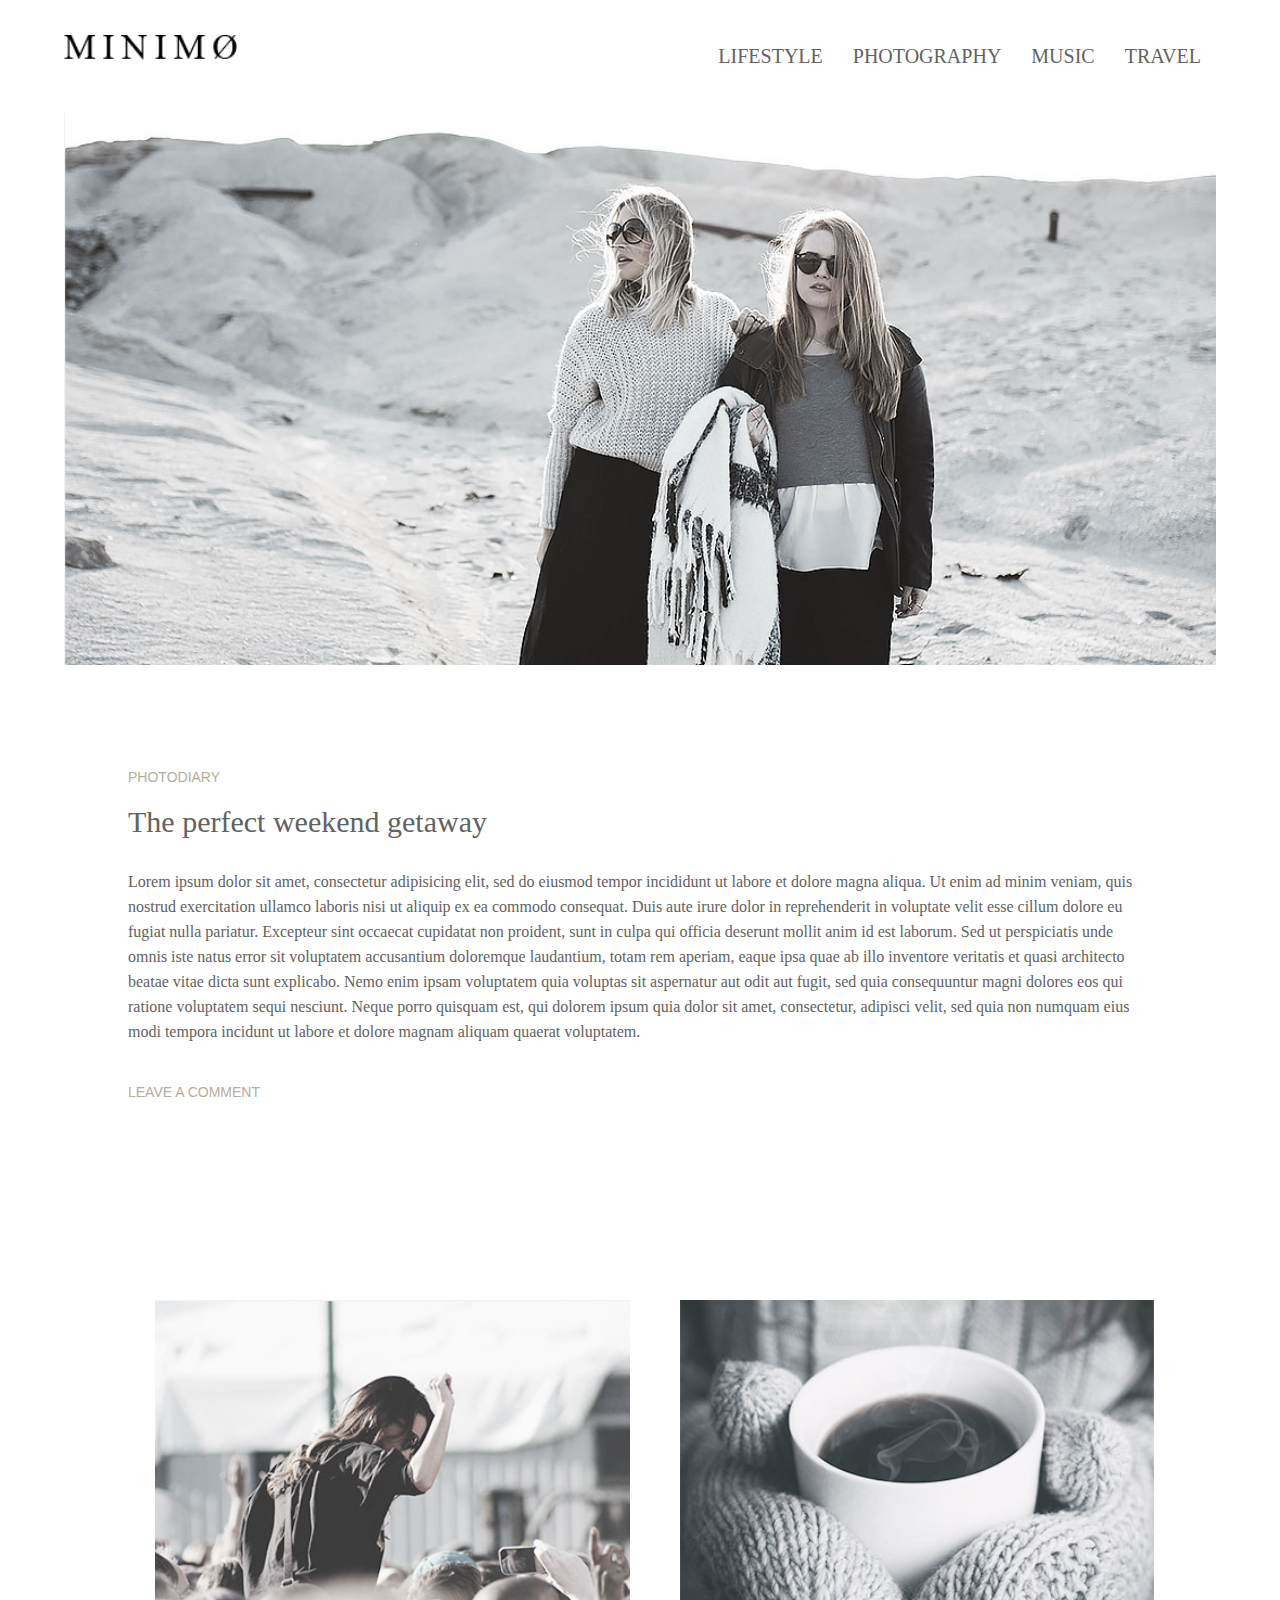
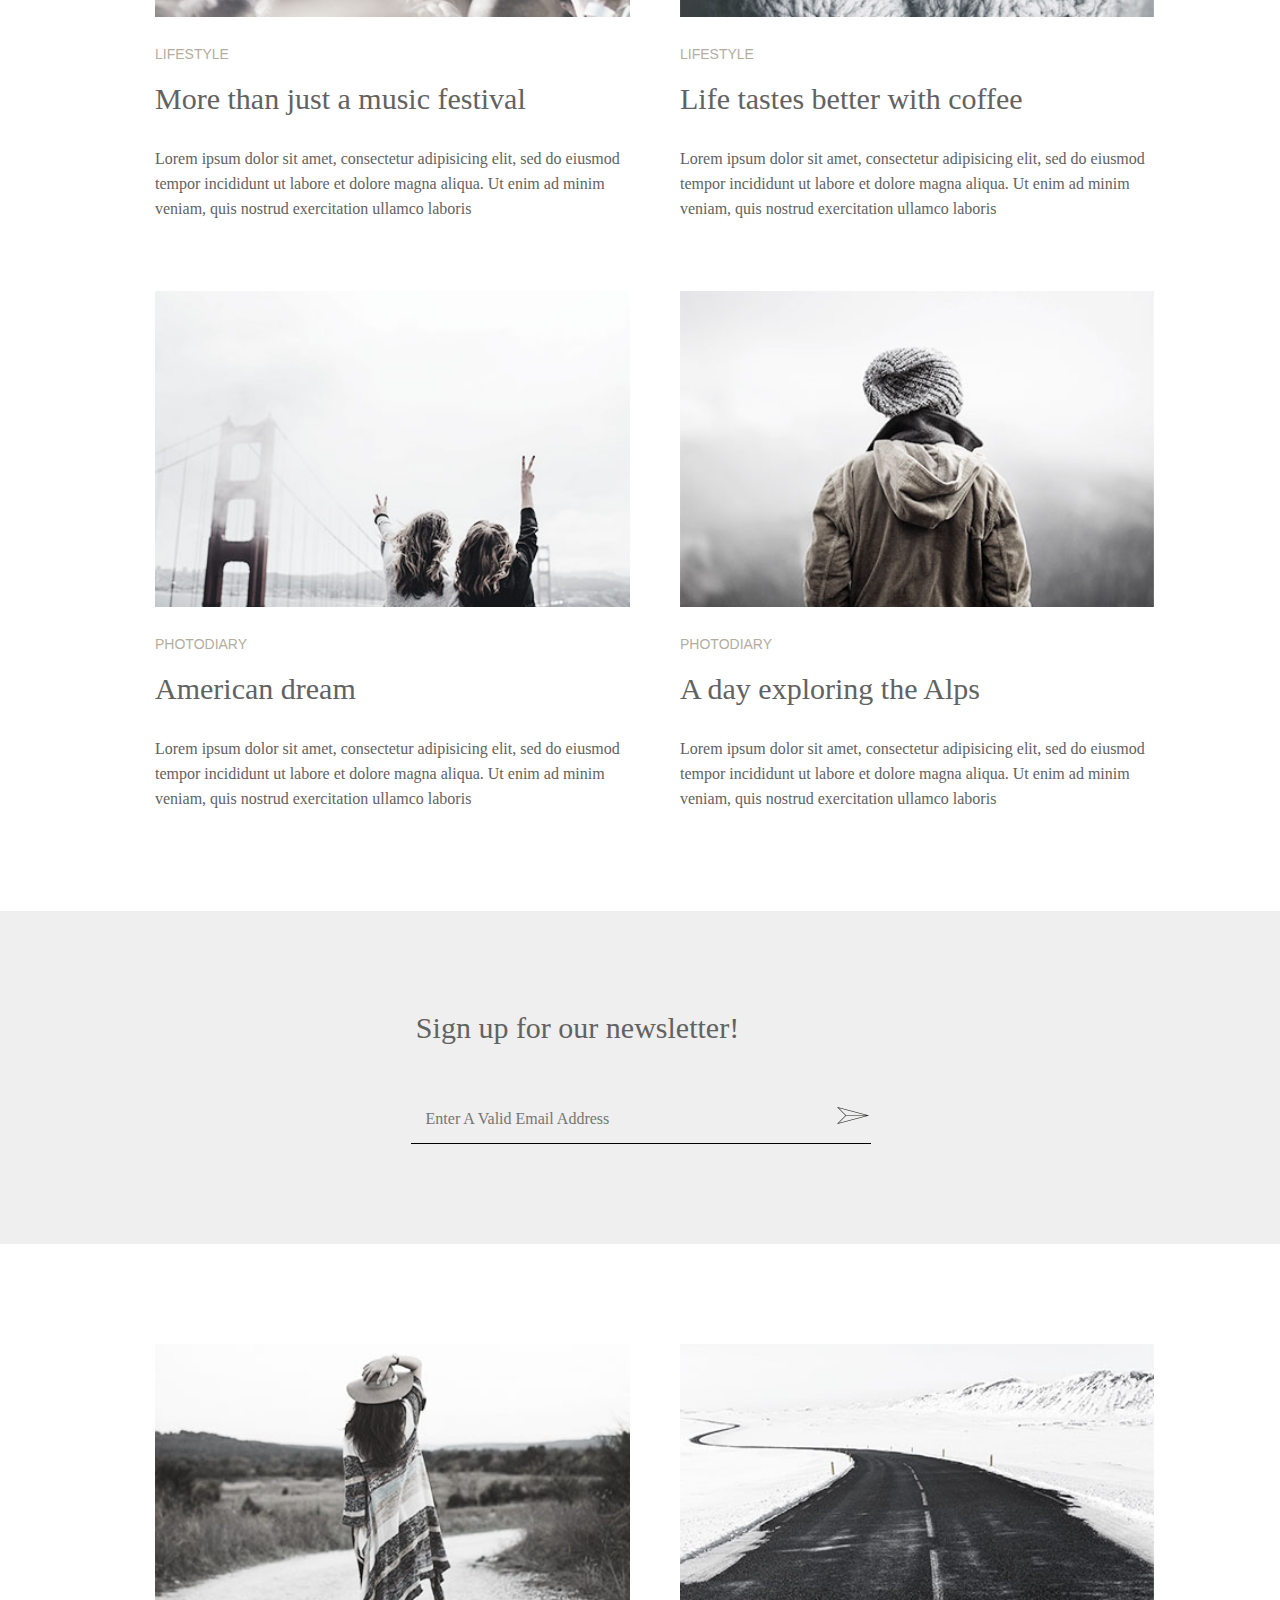
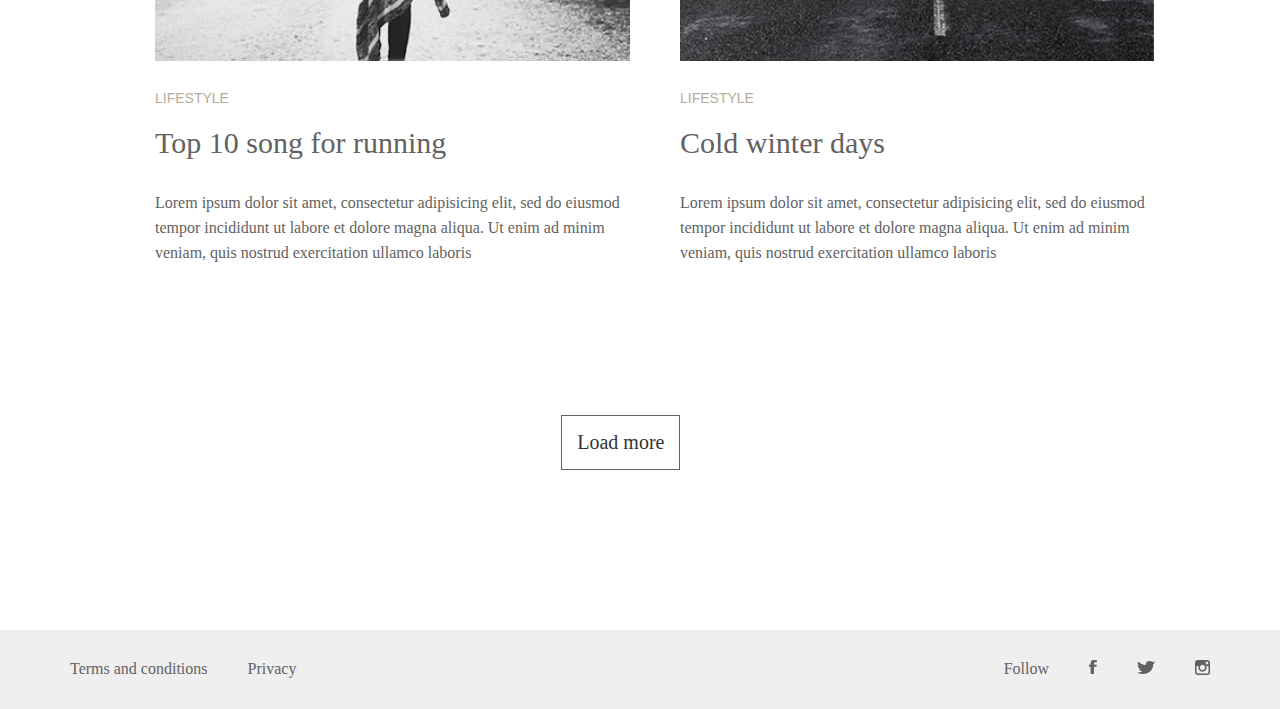
<file: index.html>
<!DOCTYPE html>
<html lang="en">

<head>
    <meta charset="UTF-8">
    <meta http-equiv="X-UA-Compatible" content="IE=edge">
    <meta name="viewport" content="width=device-width, initial-scale=1.0">
    <meta name="description" content="HTML,CSS">
    <meta name="keywords" content="HTML layouts,webpage layout">
    <meta name="author" content="Ishrat Bushra">
    <link rel="stylesheet" type="text/css" href="css/minimo.css">
    <link rel="stylesheet" href="https://cdnjs.cloudflare.com/ajax/libs/font-awesome/4.7.0/css/font-awesome.min.css">

    <title>minimo webpage </title>
</head>

<body>
    <!--HEADER start-->
    <header class="head">
        <div class="container">
            <div class="logo">
                <a href="html9.html">
                    <img src="images/minimo_logo.png" alt="minimo">
                </a>
            </div>
            <nav class="menu">
                <ul>
                    <li><a href="#">LIFESTYLE</a></li>
                    <li><a href="#">PHOTOGRAPHY</a></li>
                    <li><a href="#">MUSIC</a></li>
                    <li><a href="#">TRAVEL</a></li>

                </ul>
            </nav>
        </div>
    </header>
    <!--HEADER end-->
    <!--banner start-->
    <section class="banner">
        <div class="container">
            <div class="b_img"><img src="images/min_banner.jpg" alt="minimo"></div>
        </div>
    </section>
    <!--if banner is saved high jpg optimized it is
            good seo -->
    <!--banner end-->
    <!--perfect start-->
    <section class="perfect">
        <div class="container2">
            <div class="p_content">
                <p class="c_light">photodiary</p>
                <h1 class="c_h1">The perfect weekend getaway</h1>
                <p class="c_text mb_40">Lorem ipsum dolor sit amet, consectetur adipisicing elit, sed do eiusmod tempor
                    incididunt ut labore et dolore magna aliqua. Ut enim ad minim veniam, quis nostrud exercitation
                    ullamco laboris nisi ut aliquip ex ea commodo consequat. Duis aute irure dolor in reprehenderit in
                    voluptate velit esse cillum dolore eu fugiat nulla pariatur. Excepteur sint occaecat cupidatat non
                    proident, sunt in culpa qui officia deserunt mollit anim id est laborum. Sed ut perspiciatis unde
                    omnis iste natus error sit voluptatem accusantium doloremque laudantium, totam rem aperiam, eaque
                    ipsa quae ab illo inventore veritatis et quasi architecto beatae vitae dicta sunt explicabo. Nemo
                    enim ipsam voluptatem quia voluptas sit aspernatur aut odit aut fugit, sed quia consequuntur magni
                    dolores eos qui ratione voluptatem sequi nesciunt. Neque porro quisquam est, qui dolorem ipsum quia
                    dolor sit amet, consectetur, adipisci velit, sed quia non numquam eius modi tempora incidunt ut
                    labore et dolore magnam aliquam quaerat voluptatem.</p>
                <p class="c_light">Leave a comment</p>
            </div>
        </div>
        <!--when same type color or content is present use reuseable blocks codes-->
    </section>
    <!--perfect end-->
    <!--blogs start-->
    <section class="blog">
        <div class="container2">
            <div class="blogs">

                <div class="single">
                    <div class="s_img">
                        <img src="images/b1.jpg" alt="minimo">
                    </div>
                    <p class="c_light">lifestyle</p>
                    <h2 class="c_h1">More than just a music festival</h2>
                    <p class="c_text">Lorem ipsum dolor sit amet, consectetur adipisicing elit, sed do eiusmod tempor
                        incididunt ut labore et dolore magna aliqua. Ut enim ad minim veniam, quis nostrud exercitation
                        ullamco laboris</p>
                </div>
                <div class="single">
                    <div class="s_img">
                        <img src="images/b2.jpg" alt="minimo">
                    </div>
                    <p class="c_light">lifestyle</p>
                    <h2 class="c_h1">Life tastes better with coffee</h2>
                    <p class="c_text">Lorem ipsum dolor sit amet, consectetur adipisicing elit, sed do eiusmod tempor
                        incididunt ut labore et dolore magna aliqua. Ut enim ad minim veniam, quis nostrud exercitation
                        ullamco laboris</p>
                </div>



                <div class="single">
                    <div class="s_img">
                        <img src="images/b3.jpg" alt="minimo">
                    </div>
                    <p class="c_light">photodiary</p>
                    <h2 class="c_h1">American dream</h2>
                    <p class="c_text">Lorem ipsum dolor sit amet, consectetur adipisicing elit, sed do eiusmod tempor
                        incididunt ut labore et dolore magna aliqua. Ut enim ad minim veniam, quis nostrud exercitation
                        ullamco laboris</p>
                </div>
                <div class="single">
                    <div class="s_img">
                        <img src="images/b4.jpg" alt="minimo">
                    </div>
                    <p class="c_light">photodiary</p>
                    <h2 class="c_h1">A day exploring the Alps</h2>
                    <p class="c_text">Lorem ipsum dolor sit amet, consectetur adipisicing elit, sed do eiusmod tempor
                        incididunt ut labore et dolore magna aliqua. Ut enim ad minim veniam, quis nostrud exercitation
                        ullamco laboris</p>
                </div>


            </div>
        </div>
    </section>
    <!--blogs end-->
    <!--newsletter start-->
    <section class="newsletter">
        <div class="container3">
            <h2>Sign up for our newsletter!</h2>
            <div class="email">
                <form action="" method="post">
                    <input type="email" placeholder="Enter a valid email address">
                    <button class="btn"><img src="images/send.png" alt="send"></button>
                </form>
            </div>
        </div>
    </section>
    <!--newsletter end-->
    <!--blog2 start-->
    <section class="blog">
        <div class="container2">
            <div class="blogs">

                <div class="single">
                    <div class="s_img">
                        <img src="images/b5.jpg" alt="minimo">
                    </div>
                    <p class="c_light">lifestyle</p>
                    <h2 class="c_h1">Top 10 song for running</h2>
                    <p class="c_text">Lorem ipsum dolor sit amet, consectetur adipisicing elit, sed do eiusmod tempor
                        incididunt ut labore et dolore magna aliqua. Ut enim ad minim veniam, quis nostrud exercitation
                        ullamco laboris</p>
                </div>


                <div class="single">
                    <div class="s_img">
                        <img src="images/b6.jpg" alt="minimo">
                    </div>
                    <p class="c_light">lifestyle</p>
                    <h2 class="c_h1">Cold winter days</h2>
                    <p class="c_text">Lorem ipsum dolor sit amet, consectetur adipisicing elit, sed do eiusmod tempor
                        incididunt ut labore et dolore magna aliqua. Ut enim ad minim veniam, quis nostrud exercitation
                        ullamco laboris</p>
                </div>
            </div>
        </div>
        <div class="loadmore">
            <button type="button" class="l_btn">Load more</button>
        </div>
    </section>

    <!--blog2 end-->
    <!-- footer starts -->
    <section class="footer">
        <div class="container4">
            <div class="terms">
                <ul>
                    <li><span>Terms and conditions</span></li>
                    <li><span>Privacy</span></li>
                </ul>
            </div>
            <div class="links">
                <ul>
                    <li><span>Follow</span></li>
                    <li><a href="https://www.facebook.com/ishratjaben11"><img src="images/fb.png" alt="facebook"></a></li>
                    <li><a href="https://mobile.twitter.com/IshratJaben"><img src="images/tweeter.png" alt="tweeter"></a></li>
                    <li><a href="https://www.instagram.com"><img src="images/instagram.png" alt="instagram"></a></li>
                </ul>
            </div>
        </div>
        </section>
    <!-- footer ends -->

</body>

</html>
</file>
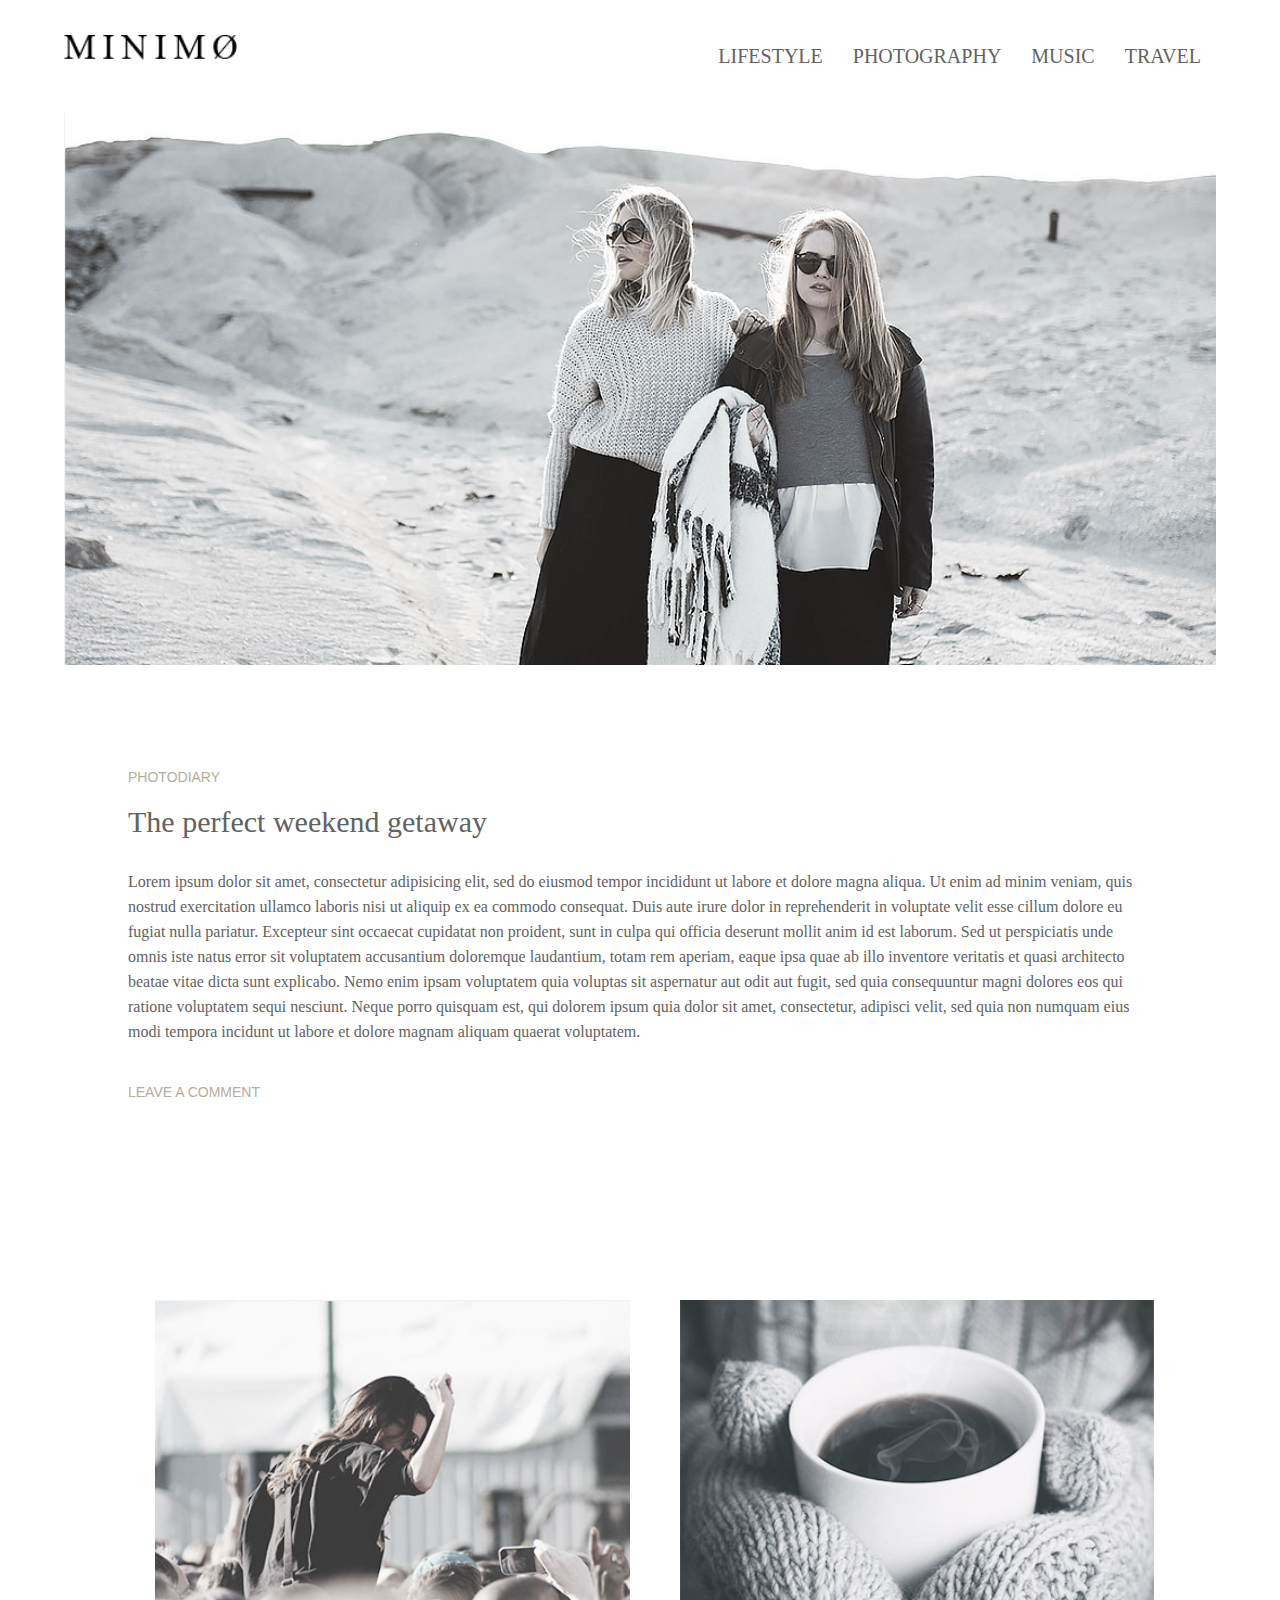
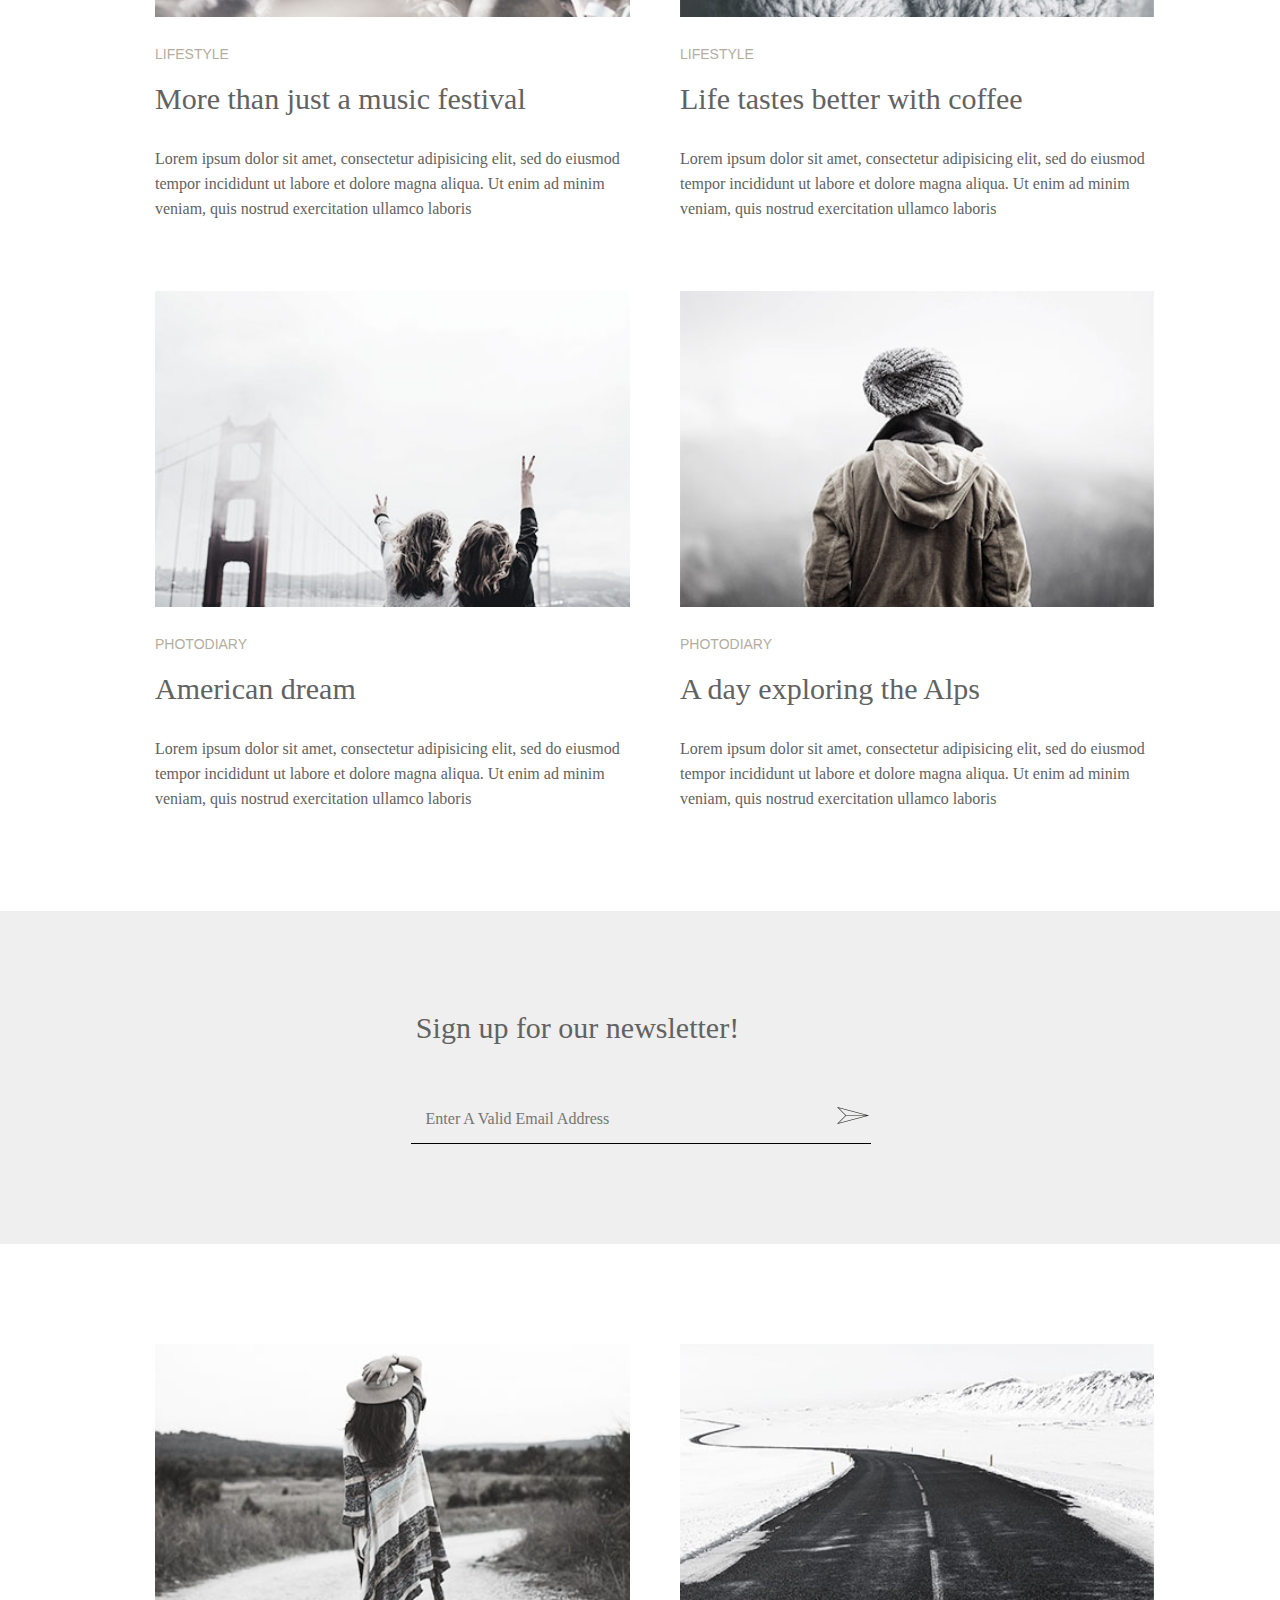
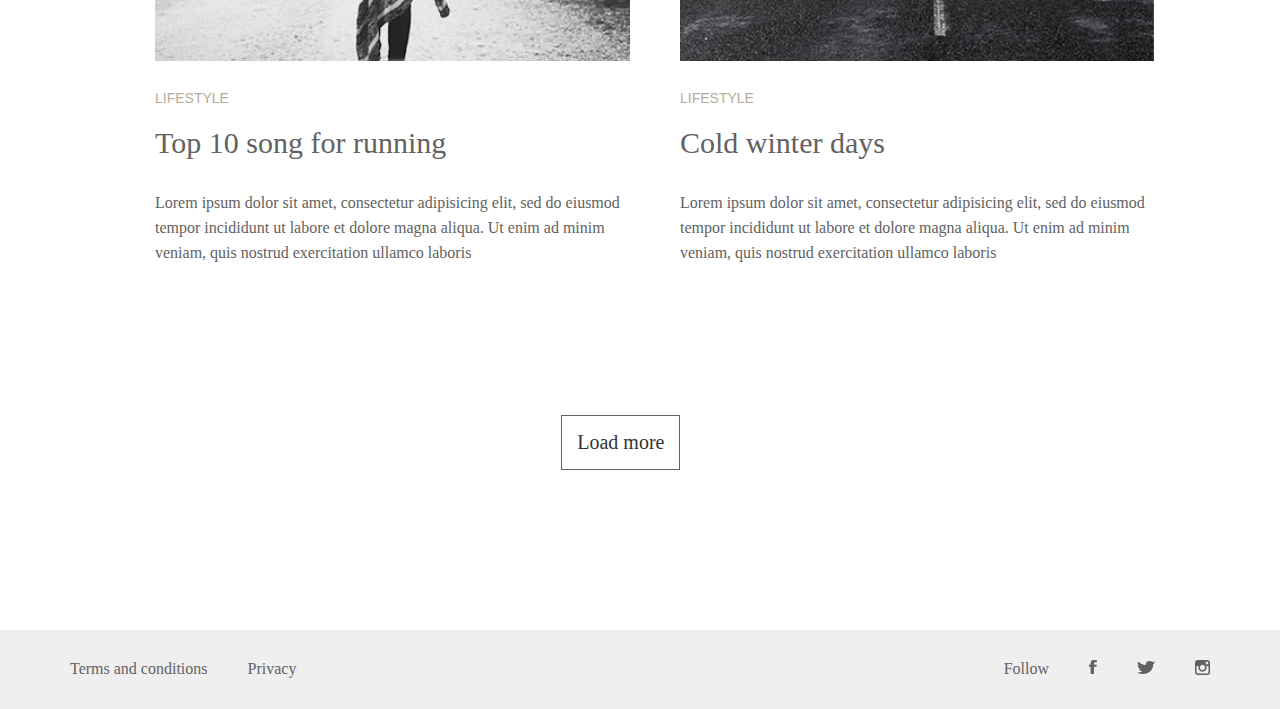
<file: minimo.html>
<!DOCTYPE html>
<html lang="en">

<head>
    <meta charset="UTF-8">
    <meta http-equiv="X-UA-Compatible" content="IE=edge">
    <meta name="viewport" content="width=device-width, initial-scale=1.0">
    <meta name="description" content="HTML,CSS">
    <meta name="keywords" content="HTML layouts,webpage layout">
    <meta name="author" content="Ishrat Bushra">
    <link rel="stylesheet" type="text/css" href="css/minimo.css">
    <link rel="stylesheet" href="https://cdnjs.cloudflare.com/ajax/libs/font-awesome/4.7.0/css/font-awesome.min.css">

    <title>minimo webpage </title>
</head>

<body>
    <!--HEADER start-->
    <header class="head">
        <div class="container">
            <div class="logo">
                <a href="html9.html">
                    <img src="images/minimo_logo.png" alt="minimo">
                </a>
            </div>
            <nav class="menu">
                <ul>
                    <li><a href="#">LIFESTYLE</a></li>
                    <li><a href="#">PHOTOGRAPHY</a></li>
                    <li><a href="#">MUSIC</a></li>
                    <li><a href="#">TRAVEL</a></li>

                </ul>
            </nav>
        </div>
    </header>
    <!--HEADER end-->
    <!--banner start-->
    <section class="banner">
        <div class="container">
            <div class="b_img"><img src="images/min_banner.jpg" alt="minimo"></div>
        </div>
    </section>
    <!--if banner is saved high jpg optimized it is
            good seo -->
    <!--banner end-->
    <!--perfect start-->
    <section class="perfect">
        <div class="container2">
            <div class="p_content">
                <p class="c_light">photodiary</p>
                <h1 class="c_h1">The perfect weekend getaway</h1>
                <p class="c_text mb_40">Lorem ipsum dolor sit amet, consectetur adipisicing elit, sed do eiusmod tempor
                    incididunt ut labore et dolore magna aliqua. Ut enim ad minim veniam, quis nostrud exercitation
                    ullamco laboris nisi ut aliquip ex ea commodo consequat. Duis aute irure dolor in reprehenderit in
                    voluptate velit esse cillum dolore eu fugiat nulla pariatur. Excepteur sint occaecat cupidatat non
                    proident, sunt in culpa qui officia deserunt mollit anim id est laborum. Sed ut perspiciatis unde
                    omnis iste natus error sit voluptatem accusantium doloremque laudantium, totam rem aperiam, eaque
                    ipsa quae ab illo inventore veritatis et quasi architecto beatae vitae dicta sunt explicabo. Nemo
                    enim ipsam voluptatem quia voluptas sit aspernatur aut odit aut fugit, sed quia consequuntur magni
                    dolores eos qui ratione voluptatem sequi nesciunt. Neque porro quisquam est, qui dolorem ipsum quia
                    dolor sit amet, consectetur, adipisci velit, sed quia non numquam eius modi tempora incidunt ut
                    labore et dolore magnam aliquam quaerat voluptatem.</p>
                <p class="c_light">Leave a comment</p>
            </div>
        </div>
        <!--when same type color or content is present use reuseable blocks codes-->
    </section>
    <!--perfect end-->
    <!--blogs start-->
    <section class="blog">
        <div class="container2">
            <div class="blogs">

                <div class="single">
                    <div class="s_img">
                        <img src="images/b1.jpg" alt="minimo">
                    </div>
                    <p class="c_light">lifestyle</p>
                    <h2 class="c_h1">More than just a music festival</h2>
                    <p class="c_text">Lorem ipsum dolor sit amet, consectetur adipisicing elit, sed do eiusmod tempor
                        incididunt ut labore et dolore magna aliqua. Ut enim ad minim veniam, quis nostrud exercitation
                        ullamco laboris</p>
                </div>
                <div class="single">
                    <div class="s_img">
                        <img src="images/b2.jpg" alt="minimo">
                    </div>
                    <p class="c_light">lifestyle</p>
                    <h2 class="c_h1">Life tastes better with coffee</h2>
                    <p class="c_text">Lorem ipsum dolor sit amet, consectetur adipisicing elit, sed do eiusmod tempor
                        incididunt ut labore et dolore magna aliqua. Ut enim ad minim veniam, quis nostrud exercitation
                        ullamco laboris</p>
                </div>



                <div class="single">
                    <div class="s_img">
                        <img src="images/b3.jpg" alt="minimo">
                    </div>
                    <p class="c_light">photodiary</p>
                    <h2 class="c_h1">American dream</h2>
                    <p class="c_text">Lorem ipsum dolor sit amet, consectetur adipisicing elit, sed do eiusmod tempor
                        incididunt ut labore et dolore magna aliqua. Ut enim ad minim veniam, quis nostrud exercitation
                        ullamco laboris</p>
                </div>
                <div class="single">
                    <div class="s_img">
                        <img src="images/b4.jpg" alt="minimo">
                    </div>
                    <p class="c_light">photodiary</p>
                    <h2 class="c_h1">A day exploring the Alps</h2>
                    <p class="c_text">Lorem ipsum dolor sit amet, consectetur adipisicing elit, sed do eiusmod tempor
                        incididunt ut labore et dolore magna aliqua. Ut enim ad minim veniam, quis nostrud exercitation
                        ullamco laboris</p>
                </div>


            </div>
        </div>
    </section>
    <!--blogs end-->
    <!--newsletter start-->
    <section class="newsletter">
        <div class="container3">
            <h2>Sign up for our newsletter!</h2>
            <div class="email">
                <form action="" method="post">
                    <input type="email" placeholder="Enter a valid email address">
                    <button class="btn"><img src="images/send.png" alt="send"></button>
                </form>
            </div>
        </div>
    </section>
    <!--newsletter end-->
    <!--blog2 start-->
    <section class="blog">
        <div class="container2">
            <div class="blogs">

                <div class="single">
                    <div class="s_img">
                        <img src="images/b5.jpg" alt="minimo">
                    </div>
                    <p class="c_light">lifestyle</p>
                    <h2 class="c_h1">Top 10 song for running</h2>
                    <p class="c_text">Lorem ipsum dolor sit amet, consectetur adipisicing elit, sed do eiusmod tempor
                        incididunt ut labore et dolore magna aliqua. Ut enim ad minim veniam, quis nostrud exercitation
                        ullamco laboris</p>
                </div>


                <div class="single">
                    <div class="s_img">
                        <img src="images/b6.jpg" alt="minimo">
                    </div>
                    <p class="c_light">lifestyle</p>
                    <h2 class="c_h1">Cold winter days</h2>
                    <p class="c_text">Lorem ipsum dolor sit amet, consectetur adipisicing elit, sed do eiusmod tempor
                        incididunt ut labore et dolore magna aliqua. Ut enim ad minim veniam, quis nostrud exercitation
                        ullamco laboris</p>
                </div>
            </div>
        </div>
        <div class="loadmore">
            <button type="button" class="l_btn">Load more</button>
        </div>
    </section>

    <!--blog2 end-->
    <!-- footer starts -->
    <section class="footer">
        <div class="container4">
            <div class="terms">
                <ul>
                    <li><span>Terms and conditions</span></li>
                    <li><span>Privacy</span></li>
                </ul>
            </div>
            <div class="links">
                <ul>
                    <li><span>Follow</span></li>
                    <li><a href="https://www.facebook.com/ishratjaben11"><img src="images/fb.png" alt="facebook"></a></li>
                    <li><a href="https://mobile.twitter.com/IshratJaben"><img src="images/tweeter.png" alt="tweeter"></a></li>
                    <li><a href="https://www.instagram.com"><img src="images/instagram.png" alt="instagram"></a></li>
                </ul>
            </div>
        </div>
        </section>
    <!-- footer ends -->

</body>

</html>
</file>
<file: css/minimo.css>
/*common start*/
* {
    padding: 0;
    margin: 0;
    font-family: 'Playfair Display', serif;
    font-size: 16px;
    font-weight: 400;
    color: #626262;
}

/*common end*/
/*header start*/
header {
    padding: 20px 0;
}

.container {
    width: 90%;
    margin: 0px auto;
    overflow: hidden;
}

.logo {
    margin: 15px 0px 0px;
    width: 15%;
    float: left;
}

.logo img {
    width: 100%;
}

ul li {
    list-style-type: none;
}

.menu ul {
    float: right;
}

.menu ul li {
    float: left;
}

.menu ul li a {
    font-size: 20px;
    text-decoration: none;
    margin: 25px 15px;
    display: inline-block;
    color: #626262;
    transition: 0.5s;
    /*hover color time limit*/
}

.menu ul li:last-child a {
    padding-right: 0;
}

.menu ul li a:hover {
    color: #036ba8;
}

/*header end*/
/*banner start*/
.b_img img {
    width: 100%;
}

/*banner end*/
/*perfect start*/
.perfect {
    padding: 100px 0px;
}

.container2 {
    width: 80%;
    overflow: hidden;
    margin: 0 auto;
}

.p_content {}

.c_light {
    font-family: 'Ubuntu', sans-serif;
    font-size: 14px;
    font-weight: 300;
    color: #b4ad9e;
    text-transform: uppercase;
    margin: 0;
}

.c_h1 {
    font-size: 30px;
    font-weight: 400;
    margin-top: 20px;
    margin-bottom: 30px;
}

.c_text {
    margin: 0;
    line-height: 25px;
}

.mb_40 {
    margin-bottom: 40px;
}

/*perfect end*/
/*blogs start*/
.blog {
    padding-top: 30px;
    padding-bottom: 100px;
    margin-left: 30px;
}

.blogs {}

.single {
    margin-top: 70px;
    width: 47.5%;
    float: left;
}

.single:nth-child(even) {
    margin-left: 5%;
}

.s_img {
    margin-bottom: 25px;
}

.s_img img {
    width: 100%;
}

/*blogs end*/
/*newsletter start*/
.newsletter {
    padding: 100px 0px;
    background-color: #efefef;
}

.container3 {
    width: 90%;
    margin: 0 auto;
    text-align: center;
}

.newsletter h2 {
    font-size: 30px;
    margin-top: 0px;
    margin-bottom: 50px;
    margin-right: 125px;
}

input {
    font-family: 'Playfair Display', serif;
    margin: 0;
    padding: 0;
    box-sizing: border-box;
    outline: none;
    border: none;
    text-decoration: none;
    text-transform: capitalize;
    width: 40%;
    padding: 15px;
    border-bottom: 1px solid #000;
    background: transparent;
    position: relative;
}

.email .btn {
    border: none;
    margin-left: -38px;
    /*moves closer to neighbour*/
    box-shadow: none;
}

/*newsletter end*/
/**blog2 start**/
.loadmore {
    width: 15%;
    margin: 150px auto 60px;
}

.loadmore .l_btn {
    font-family: "Playfair Display", serif;
    font-size: 20px;
    padding: 15px;
    border: 1px solid #616161;
    background-color: transparent;
    color: #333333;
    cursor: pointer;
}

/**blog2 end**/
/**footer start**/
.footer {
    padding: 30px 50px;
    background-color: #efefef;
}

.container4 {
    overflow: hidden;
}

.terms {
    float: left;
}

.terms ul li,
.links ul li {
    list-style: none;
    float: left;
    font-size: 14px;
    color: black;
    margin: 0 20px;
}
.links {
    float: right;
}

.links ul li a {
    text-decoration: none;
    transition: .3s;
    display: inline-block;
}

.links ul li:last-child a {
    padding-right: 0;
}




img {
    max-width: 100%;
}

/**footer end**/
</file>
